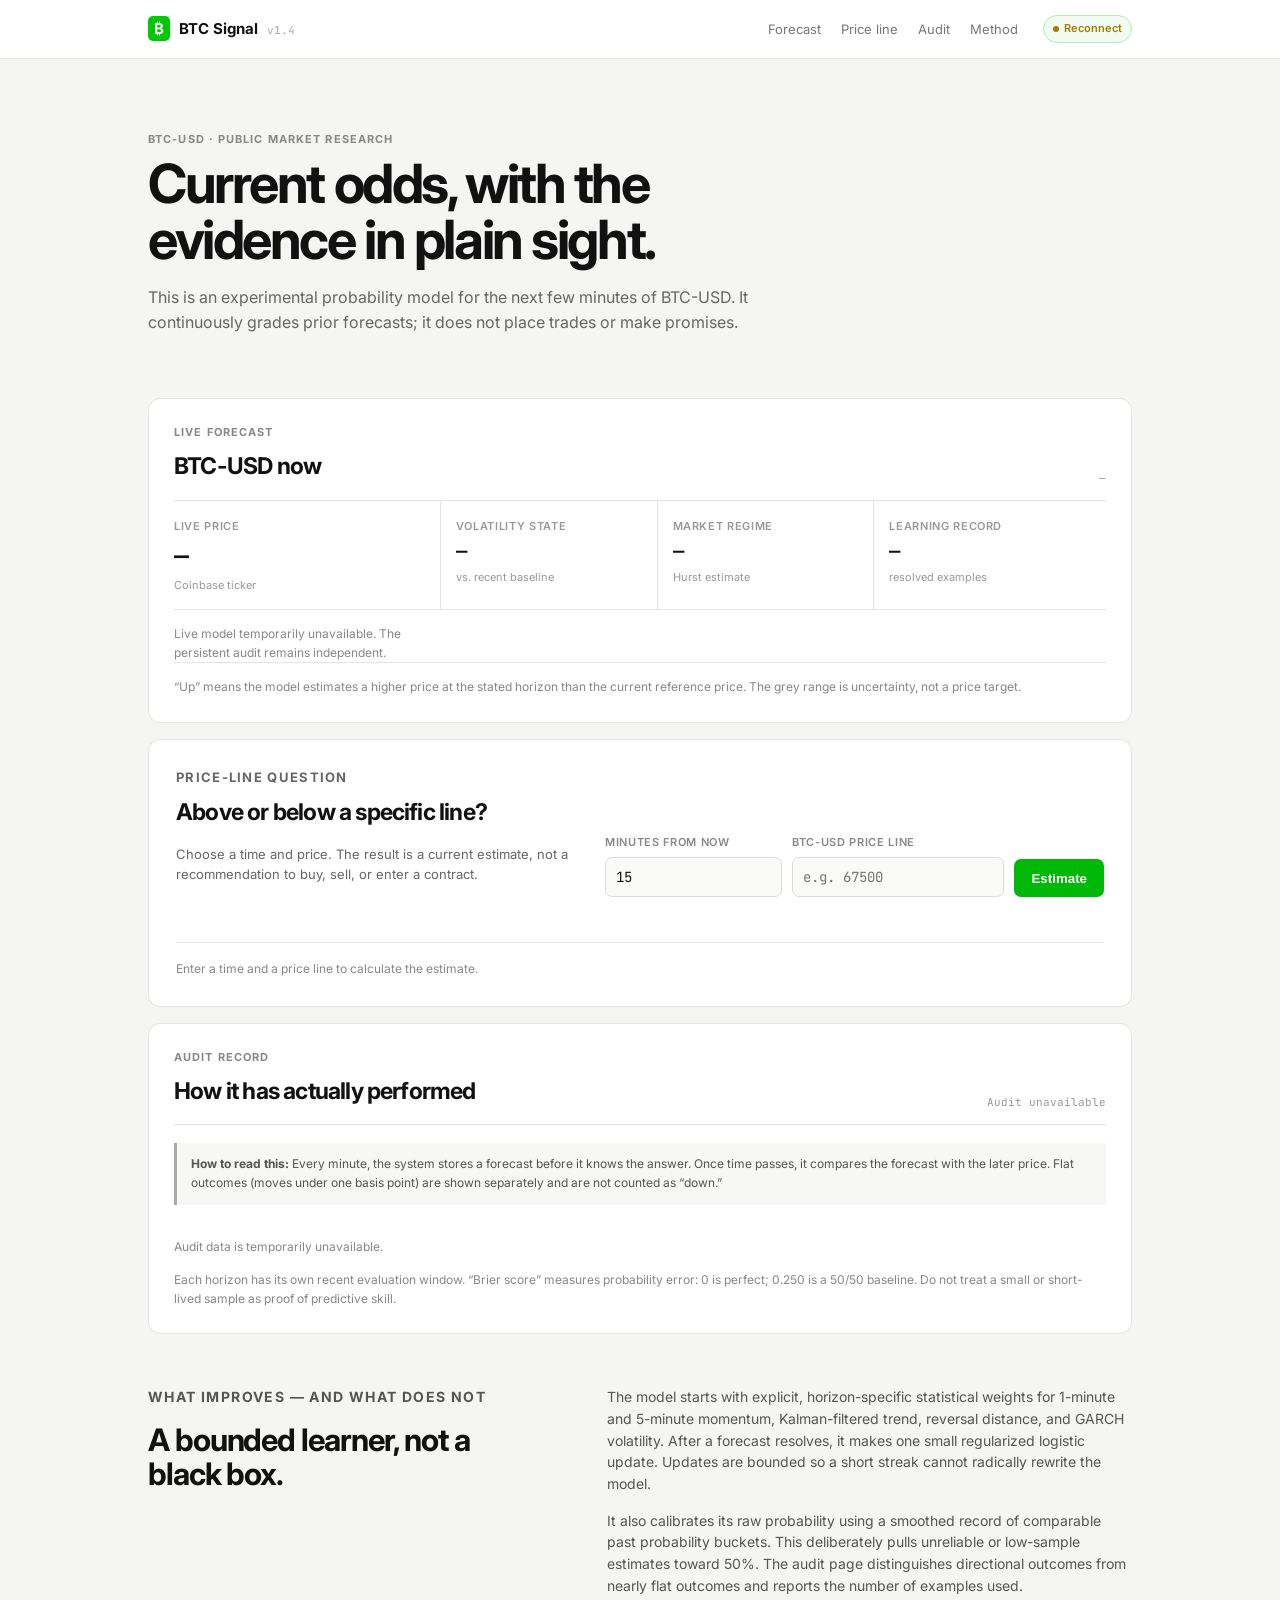
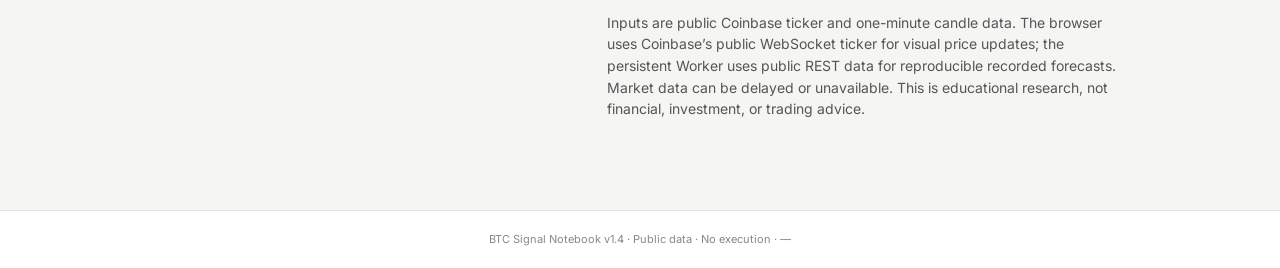
<file: index.html>
<!doctype html>
<html lang="en"><head><meta charset="utf-8"><meta name="viewport" content="width=device-width,initial-scale=1"><meta name="description" content="BTC Signal Notebook v1.4 — transparent short-horizon probability research."><title>BTC Signal Notebook</title><link rel="stylesheet" href="style.css"></head>
<body><header class="top"><div class="nav"><a class="brand" href="#forecast"><b>₿</b> BTC Signal <small>v1.4</small></a><nav><a href="#forecast">Forecast</a><a href="#line">Price line</a><a href="#audit">Audit</a><a href="#method">Method</a></nav><span id="connection" class="live">Connecting</span></div></header>
<main><section class="hero"><p class="eyebrow">BTC-USD · PUBLIC MARKET RESEARCH</p><h1>Current odds, with the evidence in plain sight.</h1><p>This is an experimental probability model for the next few minutes of BTC-USD. It continuously grades prior forecasts; it does not place trades or make promises.</p></section>
<section id="forecast" class="section"><div class="section-title"><div><p class="eyebrow">LIVE FORECAST</p><h2>BTC-USD now</h2></div><span id="updated">—</span></div><div class="summary"><div><label>Live price</label><strong id="price">—</strong><small>Coinbase ticker</small></div><div><label>Volatility state</label><strong id="vol">—</strong><small>vs. recent baseline</small></div><div><label>Market regime</label><strong id="regime">—</strong><small>Hurst estimate</small></div><div><label>Learning record</label><strong id="learning">—</strong><small>resolved examples</small></div></div><div id="cards" class="cards"><p class="muted">Loading live probability estimates…</p></div><p class="caption">“Up” means the model estimates a higher price at the stated horizon than the current reference price. The grey range is uncertainty, not a price target.</p></section>
<section id="line" class="line-section"><div><p class="eyebrow">PRICE-LINE QUESTION</p><h2>Above or below a specific line?</h2><p>Choose a time and price. The result is a current estimate, not a recommendation to buy, sell, or enter a contract.</p></div><form id="line-form"><label>Minutes from now<input id="minutes" type="number" min="1" max="240" value="15" required></label><label>BTC-USD price line<input id="line-price" type="number" min="1" step="0.01" placeholder="e.g. 67500" required></label><button>Estimate</button></form><div id="line-result" class="result muted">Enter a time and a price line to calculate the estimate.</div></section>
<section id="audit" class="section audit"><div class="section-title"><div><p class="eyebrow">AUDIT RECORD</p><h2>How it has actually performed</h2></div><span id="audit-status">Loading…</span></div><div class="plain-note"><b>How to read this:</b> Every minute, the system stores a forecast before it knows the answer. Once time passes, it compares the forecast with the later price. Flat outcomes (moves under one basis point) are shown separately and are not counted as “down.”</div><div id="audit-grid" class="audit-grid"></div><p class="caption">Each horizon has its own recent evaluation window. “Brier score” measures probability error: 0 is perfect; 0.250 is a 50/50 baseline. Do not treat a small or short-lived sample as proof of predictive skill.</p></section>
<section id="method" class="method"><div><p class="eyebrow">WHAT IMPROVES — AND WHAT DOES NOT</p><h2>A bounded learner, not a black box.</h2></div><div><p>The model starts with explicit, horizon-specific statistical weights for 1-minute and 5-minute momentum, Kalman-filtered trend, reversal distance, and GARCH volatility. After a forecast resolves, it makes one small regularized logistic update. Updates are bounded so a short streak cannot radically rewrite the model.</p><p>It also calibrates its raw probability using a smoothed record of comparable past probability buckets. This deliberately pulls unreliable or low-sample estimates toward 50%. The audit page distinguishes directional outcomes from nearly flat outcomes and reports the number of examples used.</p><p>Inputs are public Coinbase ticker and one-minute candle data. The browser uses Coinbase’s public WebSocket ticker for visual price updates; the persistent Worker uses public REST data for reproducible recorded forecasts. Market data can be delayed or unavailable. This is educational research, not financial, investment, or trading advice.</p></div></section></main><footer>BTC Signal Notebook v1.4 · Public data · No execution · <span id="footer">—</span></footer><script src="config.js"></script><script src="app.js"></script></body></html>
</file>
<file: style.css>
@import url('https://fonts.googleapis.com/css2?family=Inter:wght@400;500;600;700&family=JetBrains+Mono:wght@400;500;600&display=swap');
:root{--ink:#111;--muted:#747474;--line:#e5e5e1;--paper:#fff;--ground:#f5f5f4;--green:#00a804;--red:#d84444;--softgreen:#f1fbf1}*{box-sizing:border-box}html{scroll-behavior:smooth;background:var(--ground)}body{margin:0;background:var(--ground);font:15px/1.55 Inter,Arial,sans-serif;color:var(--ink)}.top{background:#fff;border-bottom:1px solid var(--line);position:sticky;top:0;z-index:5}.nav,main{max-width:1024px;margin:auto}.nav{height:58px;padding:0 20px;display:flex;align-items:center;gap:25px}.brand{color:var(--ink);text-decoration:none;font-weight:700;white-space:nowrap}.brand b{background:#00c805;color:#fff;border-radius:5px;padding:3px 6px;margin-right:5px}.brand small{font:11px JetBrains Mono;color:#aaa;margin-left:5px}nav{margin-left:auto;display:flex;gap:20px}nav a{font-size:13px;color:#777;text-decoration:none}nav a:hover{color:#111}.live{font-size:11px;font-weight:600;color:var(--green);border:1px solid #b9e8ba;background:var(--softgreen);border-radius:99px;padding:4px 9px}.live:before{content:'';display:inline-block;width:6px;height:6px;border-radius:50%;background:currentColor;margin-right:5px}.hero{padding:72px 20px 47px}.hero h1{font-size:clamp(32px,5vw,54px);line-height:1.04;letter-spacing:-.045em;margin:7px 0 17px;max-width:710px}.hero>p:last-child{max-width:640px;color:#666;font-size:16px}.eyebrow{font-size:11px;font-weight:700;letter-spacing:.1em;color:#888;margin:0 0 8px}.section{background:#fff;border:1px solid var(--line);border-radius:12px;margin:0 20px 16px;padding:25px}.section-title{display:flex;justify-content:space-between;gap:20px;align-items:end;border-bottom:1px solid var(--line);padding-bottom:15px}.section-title h2,.line-section h2,.method h2{font-size:23px;letter-spacing:-.035em;margin:0}.section-title>span{font:11px JetBrains Mono;color:#999}.summary{display:grid;grid-template-columns:1.3fr repeat(3,1fr);border-bottom:1px solid var(--line)}.summary>div{padding:17px 15px 15px 0;margin-right:15px;border-right:1px solid var(--line)}.summary>div:last-child{border:0}.summary label,.summary small{display:block;font-size:11px;color:#999}.summary label{text-transform:uppercase;font-weight:600;letter-spacing:.06em}.summary strong{display:block;font:600 19px/1.3 'JetBrains Mono',monospace;margin:5px 0}.summary>div:first-child strong{font-size:25px}.cards{display:grid;grid-template-columns:repeat(4,1fr);border-bottom:1px solid var(--line)}.card{padding:20px 15px 17px 0;margin-right:15px;border-right:1px solid var(--line)}.card:last-child{border:0}.card h3{font-size:14px;margin:0 0 11px}.call{font-size:11px;font-weight:700;letter-spacing:.08em}.up{color:var(--green)}.down{color:var(--red)}.mixed{color:#888}.prob{font:600 27px/1.15 'JetBrains Mono',monospace;margin:4px 0}.interval{font-size:11px;color:#777}.bar{height:5px;background:#eee;margin:15px 0 8px;border-radius:4px;overflow:hidden}.bar i{display:block;height:100%;background:var(--green)}.bar.down i{background:var(--red)}.card dl{margin:10px 0 0;font-size:11px}.card dl div{display:flex;justify-content:space-between;border-top:1px solid #f0f0ed;padding:4px 0}.card dt{color:#888}.card dd{margin:0;font-family:'JetBrains Mono',monospace}.caption,.muted{font-size:12px;color:#888;margin:15px 0 0}.line-section{margin:0 20px 16px;padding:27px;background:#fff;border:1px solid var(--line);border-radius:12px;display:grid;grid-template-columns:1fr 1.25fr;gap:30px}.line-section p{color:#666;font-size:13px;max-width:420px}form{display:grid;grid-template-columns:1fr 1.2fr auto;align-items:end;gap:10px}label{font-size:11px;text-transform:uppercase;letter-spacing:.06em;font-weight:600;color:#888}input{display:block;width:100%;margin-top:6px;border:1px solid #ddd;border-radius:7px;background:#fafaf8;padding:10px;font:14px 'JetBrains Mono',monospace;color:#111}button{height:38px;border:0;border-radius:7px;background:#00b807;color:#fff;padding:0 17px;font-weight:700;cursor:pointer}button:hover{background:#009e03}.result{grid-column:1/-1;border-top:1px solid var(--line);padding-top:17px}.result-grid{display:grid;grid-template-columns:1.2fr 1fr 1fr 1fr;gap:12px}.result-grid span{display:block;font-size:10px;text-transform:uppercase;letter-spacing:.07em;color:#888}.result-grid strong{display:block;font:600 20px 'JetBrains Mono',monospace;margin-top:3px}.plain-note{margin:18px 0;padding:12px 14px;background:#f7f7f5;border-left:3px solid #aaa;font-size:12px;color:#555}.audit-grid{display:grid;grid-template-columns:repeat(4,1fr);gap:12px}.audit-card{border:1px solid var(--line);border-radius:9px;padding:15px}.audit-card h3{margin:0 0 10px;font-size:16px}.metric{display:flex;justify-content:space-between;border-top:1px solid #eee;padding:6px 0;font-size:12px}.metric span{color:#777}.metric b{font-family:'JetBrains Mono',monospace;font-weight:500}.bins{margin-top:12px;border-top:1px solid #eee;padding-top:8px;font-size:10px;color:#777}.bin{margin-top:6px}.bin i{display:block;height:3px;background:#ddd;margin:2px 0}.bin i b{display:block;background:#00b807;height:100%}.method{margin:52px 20px 75px;display:grid;grid-template-columns:1fr 1.35fr;gap:70px}.method h2{font-size:31px;line-height:1.1}.method p{color:#555;font-size:14px;margin:0 0 15px}footer{border-top:1px solid var(--line);background:#fff;color:#888;font-size:11px;padding:20px;text-align:center}@media(max-width:720px){.nav{padding:0 16px}.nav nav{display:none}.hero{padding:48px 20px 35px}.section,.line-section{margin-left:12px;margin-right:12px;padding:18px}.summary,.cards,.audit-grid{grid-template-columns:repeat(2,1fr)}.summary>div:nth-child(2),.card:nth-child(2){border-right:0;margin-right:0}.summary>div:nth-child(n+3),.card:nth-child(n+3){border-top:1px solid var(--line);margin-top:10px;padding-top:14px}.line-section{display:block}.line-section form{margin-top:20px;grid-template-columns:1fr 1fr}.line-section button{grid-column:1/-1}.result-grid{grid-template-columns:1fr 1fr}.method{margin:45px 20px;display:block}.method>div+div{margin-top:22px}.audit-card{margin-bottom:0}}
</file>
